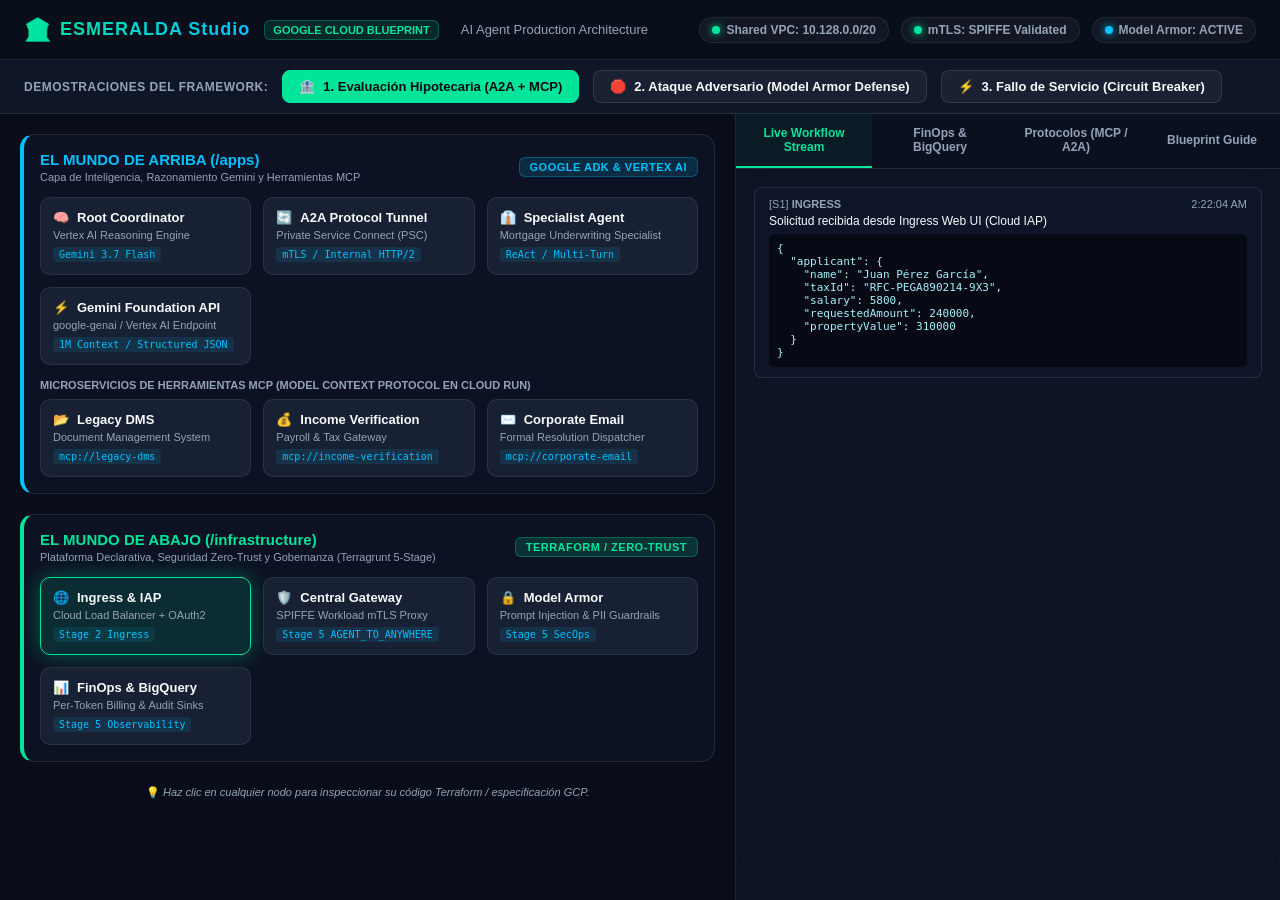
<file: esmeralda.html>
<!DOCTYPE html>
<html lang="es">
<head>
    <meta charset="UTF-8">
    <meta name="viewport" content="width=device-width, initial-scale=1.0">
    <title>ESMERALDA Studio - Enterprise AI Agent Architecture Explorer</title>
    <link rel="stylesheet" href="css/esmeralda.css">
</head>
<body>
    <!-- Top Navigation Bar -->
    <header class="app-bar">
        <div class="brand-section">
            <div class="brand-logo">
                <span style="font-size: 22px;">🏛️</span>
                <span>ESMERALDA Studio</span>
            </div>
            <span class="brand-badge">Google Cloud Blueprint</span>
            <span style="font-size: 13px; color: var(--text-secondary); margin-left: 8px;">
                AI Agent Production Architecture
            </span>
        </div>

        <div class="system-status-pills">
            <div class="status-pill">
                <div class="status-dot"></div>
                <span>Shared VPC: 10.128.0.0/20</span>
            </div>
            <div class="status-pill">
                <div class="status-dot"></div>
                <span>mTLS: SPIFFE Validated</span>
            </div>
            <div class="status-pill">
                <div class="status-dot" style="background: #00c1ff; box-shadow: 0 0 8px #00c1ff;"></div>
                <span>Model Armor: ACTIVE</span>
            </div>
        </div>
    </header>

    <!-- Interactive Scenarios Bar -->
    <section class="scenario-bar">
        <span class="scenario-title">Demostraciones del Framework:</span>
        <button id="btn-scenario-mortgage" class="scenario-btn active">
            <span>🏦</span>
            <span>1. Evaluación Hipotecaria (A2A + MCP)</span>
        </button>
        <button id="btn-scenario-adversarial" class="scenario-btn danger">
            <span>🛑</span>
            <span>2. Ataque Adversario (Model Armor Defense)</span>
        </button>
        <button id="btn-scenario-circuit" class="scenario-btn">
            <span>⚡</span>
            <span>3. Fallo de Servicio (Circuit Breaker)</span>
        </button>
    </section>

    <!-- Main Workspace Split -->
    <main class="main-workspace">
        <!-- LEFT: Interactive Topology Map -->
        <section class="topology-panel">
            <!-- The World Above (/apps) -->
            <div class="world-zone world-above">
                <div class="zone-header">
                    <div>
                        <strong style="color: var(--vertex-cyan); font-size: 15px;">EL MUNDO DE ARRIBA (/apps)</strong>
                        <div style="font-size: 11px; color: var(--text-secondary); margin-top: 2px;">
                            Capa de Inteligencia, Razonamiento Gemini y Herramientas MCP
                        </div>
                    </div>
                    <span class="zone-badge badge-above">Google ADK & Vertex AI</span>
                </div>

                <div class="nodes-grid">
                    <!-- Root Agent -->
                    <div class="arch-node" data-node-id="root-agent">
                        <div class="node-title">
                            <span>🧠</span>
                            <span>Root Coordinator</span>
                        </div>
                        <div class="node-subtitle">Vertex AI Reasoning Engine</div>
                        <div class="node-tech-tag">Gemini 3.7 Flash</div>
                    </div>

                    <!-- A2A Protocol Tunnel -->
                    <div class="arch-node" data-node-id="a2a-protocol">
                        <div class="node-title">
                            <span>🔄</span>
                            <span>A2A Protocol Tunnel</span>
                        </div>
                        <div class="node-subtitle">Private Service Connect (PSC)</div>
                        <div class="node-tech-tag">mTLS / Internal HTTP/2</div>
                    </div>

                    <!-- Mortgage Specialist -->
                    <div class="arch-node" data-node-id="specialist-agent">
                        <div class="node-title">
                            <span>👔</span>
                            <span>Specialist Agent</span>
                        </div>
                        <div class="node-subtitle">Mortgage Underwriting Specialist</div>
                        <div class="node-tech-tag">ReAct / Multi-Turn</div>
                    </div>

                    <!-- Gemini Foundation Model -->
                    <div class="arch-node" data-node-id="gemini-model">
                        <div class="node-title">
                            <span>⚡</span>
                            <span>Gemini Foundation API</span>
                        </div>
                        <div class="node-subtitle">google-genai / Vertex AI Endpoint</div>
                        <div class="node-tech-tag">1M Context / Structured JSON</div>
                    </div>
                </div>

                <!-- MCP Tools Microservices Tier -->
                <div style="margin-top: 14px;">
                    <div style="font-size: 11px; font-weight: 700; color: var(--text-secondary); margin-bottom: 8px; text-transform: uppercase;">
                        Microservicios de Herramientas MCP (Model Context Protocol en Cloud Run)
                    </div>
                    <div class="nodes-grid">
                        <div class="arch-node" data-node-id="mcp-dms">
                            <div class="node-title"><span>📂</span><span>Legacy DMS</span></div>
                            <div class="node-subtitle">Document Management System</div>
                            <div class="node-tech-tag">mcp://legacy-dms</div>
                        </div>

                        <div class="arch-node" data-node-id="mcp-income">
                            <div class="node-title"><span>💰</span><span>Income Verification</span></div>
                            <div class="node-subtitle">Payroll & Tax Gateway</div>
                            <div class="node-tech-tag">mcp://income-verification</div>
                        </div>

                        <div class="arch-node" data-node-id="mcp-email">
                            <div class="node-title"><span>✉️</span><span>Corporate Email</span></div>
                            <div class="node-subtitle">Formal Resolution Dispatcher</div>
                            <div class="node-tech-tag">mcp://corporate-email</div>
                        </div>
                    </div>
                </div>
            </div>

            <!-- The World Below (/infrastructure) -->
            <div class="world-zone world-below">
                <div class="zone-header">
                    <div>
                        <strong style="color: var(--emerald); font-size: 15px;">EL MUNDO DE ABAJO (/infrastructure)</strong>
                        <div style="font-size: 11px; color: var(--text-secondary); margin-top: 2px;">
                            Plataforma Declarativa, Seguridad Zero-Trust y Gobernanza (Terragrunt 5-Stage)
                        </div>
                    </div>
                    <span class="zone-badge badge-below">Terraform / Zero-Trust</span>
                </div>

                <div class="nodes-grid">
                    <!-- Client Ingress -->
                    <div class="arch-node" data-node-id="ingress">
                        <div class="node-title"><span>🌐</span><span>Ingress & IAP</span></div>
                        <div class="node-subtitle">Cloud Load Balancer + OAuth2</div>
                        <div class="node-tech-tag">Stage 2 Ingress</div>
                    </div>

                    <!-- Central Agent Gateway -->
                    <div class="arch-node" data-node-id="gateway">
                        <div class="node-title"><span>🛡️</span><span>Central Gateway</span></div>
                        <div class="node-subtitle">SPIFFE Workload mTLS Proxy</div>
                        <div class="node-tech-tag">Stage 5 AGENT_TO_ANYWHERE</div>
                    </div>

                    <!-- Model Armor -->
                    <div class="arch-node" data-node-id="model-armor">
                        <div class="node-title"><span>🔒</span><span>Model Armor</span></div>
                        <div class="node-subtitle">Prompt Injection & PII Guardrails</div>
                        <div class="node-tech-tag">Stage 5 SecOps</div>
                    </div>

                    <!-- FinOps & Telemetry -->
                    <div class="arch-node" data-node-id="finops">
                        <div class="node-title"><span>📊</span><span>FinOps & BigQuery</span></div>
                        <div class="node-subtitle">Per-Token Billing & Audit Sinks</div>
                        <div class="node-tech-tag">Stage 5 Observability</div>
                    </div>
                </div>
            </div>

            <div style="text-align: center; font-size: 11px; color: var(--text-secondary); padding: 4px;">
                💡 <em>Haz clic en cualquier nodo para inspeccionar su código Terraform / especificación GCP.</em>
            </div>
        </section>

        <!-- RIGHT: Console, Logs & Specs -->
        <section class="console-panel">
            <!-- Tabs Navigation -->
            <nav class="tabs-nav">
                <button class="tab-btn active" data-tab="tab-stream">Live Workflow Stream</button>
                <button class="tab-btn" data-tab="tab-finops">FinOps & BigQuery</button>
                <button class="tab-btn" data-tab="tab-protocols">Protocolos (MCP / A2A)</button>
                <button class="tab-btn" data-tab="tab-blueprint">Blueprint Guide</button>
            </nav>

            <!-- Tab 1: Live Event Stream -->
            <div id="tab-stream" class="tab-content active">
                <div class="log-stream" id="log-stream">
                    <!-- Dynamic logs stream in here -->
                </div>
            </div>

            <!-- Tab 2: FinOps & BigQuery -->
            <div id="tab-finops" class="tab-content">
                <div class="finops-summary">
                    <div class="stat-card">
                        <div class="stat-label">Tokens Totales Procesados</div>
                        <div class="stat-val" id="stat-tokens">14,155</div>
                    </div>
                    <div class="stat-card">
                        <div class="stat-label">Gasto Acumulado Estimado</div>
                        <div class="stat-val" id="stat-cost">$0.04518 USD</div>
                    </div>
                </div>

                <div style="font-weight: 700; font-size: 12px; margin-bottom: 8px; color: var(--emerald);">
                    Audit Sink en Tiempo Real: `esmeralda_finops.audit_logs` (BigQuery)
                </div>
                <table class="bq-table">
                    <thead>
                        <tr>
                            <th>TIMESTAMP</th>
                            <th>ETAPA</th>
                            <th>COMPONENTE</th>
                            <th>MENSAJE / PAYLOAD</th>
                            <th>ESTADO</th>
                        </tr>
                    </thead>
                    <tbody id="bq-table-body">
                        <!-- Populated dynamically -->
                    </tbody>
                </table>
            </div>

            <!-- Tab 3: Protocol Inspector -->
            <div id="tab-protocols" class="tab-content">
                <div style="margin-bottom: 14px;">
                    <h4 style="color: var(--vertex-cyan); font-size: 13px; margin-bottom: 6px;">Protocolo MCP (Model Context Protocol - JSON-RPC 2.0)</h4>
                    <p style="font-size: 12px; color: var(--text-secondary); margin-bottom: 8px;">
                        Los agentes se comunican con microservicios externos mediante contratos abiertos estandarizados por Anthropic y soportados por Google Cloud:
                    </p>
                    <pre class="log-payload">{
  "jsonrpc": "2.0",
  "method": "tools/call",
  "params": {
    "name": "verify_payroll",
    "arguments": {
      "taxIdMasked": "RFC-PEGA******-***",
      "declaredSalary": 5800
    }
  },
  "id": "mcp_call_001"
}</pre>
                </div>

                <div>
                    <h4 style="color: var(--emerald); font-size: 13px; margin-bottom: 6px;">Protocolo A2A (Agent-to-Agent Bus)</h4>
                    <p style="font-size: 12px; color: var(--text-secondary); margin-bottom: 8px;">
                        Transmisión de delegación de metas entre el Coordinador Raíz y el Especialista con identidad criptográfica:
                    </p>
                    <pre class="log-payload">{
  "envelope": {
    "version": "1.2",
    "spiffe_sender": "spiffe://esmeralda.gcp/ns/workloads/sa/root-agent",
    "spiffe_recipient": "spiffe://esmeralda.gcp/ns/workloads/sa/mortgage-specialist",
    "correlation_id": "a2a_req_7489f30"
  },
  "payload": {
    "goal": "EVALUATE_MORTGAGE_APPLICATION",
    "requested_amount": 240000,
    "property_valuation": 310000
  }
}</pre>
                </div>
            </div>

            <!-- Tab 4: Blueprint Architecture Guide -->
            <div id="tab-blueprint" class="tab-content">
                <div style="line-height: 1.6; font-size: 13px; color: #cbd5e1;">
                    <h3 style="color: var(--emerald); font-size: 16px; margin-bottom: 10px;">Progresión de 5 Etapas de Terragrunt en ESMERALDA</h3>
                    
                    <p style="margin-bottom: 12px;">
                        Para garantizar aislamiento estricto y despliegues sin interrupciones, el repositorio organiza la infraestructura de Google Cloud en 5 etapas secuenciales:
                    </p>

                    <ol style="margin-left: 20px; margin-bottom: 16px;">
                        <li style="margin-bottom: 8px;"><strong>Stage 1 (Projects):</strong> Creación de proyectos aislados para Ingress, Redes, Cargas de trabajo y Gobernanza.</li>
                        <li style="margin-bottom: 8px;"><strong>Stage 2 (Networking):</strong> Despliegue de Shared VPC, subredes privadas y Private Service Connect (PSC).</li>
                        <li style="margin-bottom: 8px;"><strong>Stage 3 (Security & KMS):</strong> Llaves CMEK administradas por el cliente, Secret Manager y cuentas de servicio mínimas.</li>
                        <li style="margin-bottom: 8px;"><strong>Stage 4 (Workloads):</strong> Reasoning Engines en Vertex AI y microservicios de herramientas en Cloud Run.</li>
                        <li style="margin-bottom: 8px;"><strong>Stage 5 (Governance):</strong> Central Agent Gateway, Model Armor, sinks de auditoría en BigQuery y tableros FinOps.</li>
                    </ol>

                    <div style="background: rgba(0, 229, 153, 0.08); border: 1px solid var(--emerald); border-radius: 8px; padding: 12px;">
                        <strong>Principio Hermético:</strong> <em>"Lo que está abajo es como lo que está arriba"</em>. Los ingenieros de IA en <code>/apps</code> construyen agentes rápidos con el Google ADK sin preocuparse por la nube, mientras los ingenieros de plataforma en <code>/infrastructure</code> garantizan seguridad de grado bancario.
                    </div>
                </div>
            </div>
        </section>
    </main>

    <!-- Architecture Specification Modal -->
    <div id="spec-modal" class="modal-overlay">
        <div class="spec-modal-box">
            <h3 id="modal-title" class="spec-title">Detalle del Nodo</h3>
            <p id="modal-desc" class="spec-desc">Descripción técnica del componente.</p>
            <pre id="modal-code" class="spec-code"></pre>
            <button id="btn-close-modal" class="btn-close">Cerrar</button>
        </div>
    </div>

    <!-- Scripts -->
    <script src="js/esmeralda-core.js"></script>
    <script src="js/esmeralda-ui.js"></script>
</body>
</html>
</file>
<file: css/esmeralda.css>
/**
 * ESMERALDA Studio - Enterprise Google Cloud & Vertex AI Console UI
 */

:root {
    --bg-dark: #070b14;
    --bg-panel: rgba(15, 23, 42, 0.82);
    --border-color: rgba(255, 255, 255, 0.1);
    --emerald: #00e599;
    --emerald-glow: rgba(0, 229, 153, 0.35);
    --vertex-cyan: #00c1ff;
    --gcp-blue: #4285f4;
    --danger-red: #ff453a;
    --danger-glow: rgba(255, 69, 58, 0.4);
    --warn-amber: #ffb300;
    --text-primary: #f8fafc;
    --text-secondary: #94a3b8;
    --font-mono: "SF Mono", Monaco, "Cascadia Code", Consolas, monospace;
}

* {
    box-sizing: border-box;
    margin: 0;
    padding: 0;
    font-family: -apple-system, BlinkMacSystemFont, "Segoe UI", Roboto, Helvetica, Arial, sans-serif;
}

body {
    background-color: var(--bg-dark);
    color: var(--text-primary);
    overflow: hidden;
    height: 100vh;
    display: flex;
    flex-direction: column;
}

/* =========================================================================
   TOP APP BAR / NAVBAR
   ========================================================================= */
header.app-bar {
    height: 60px;
    background: rgba(10, 15, 28, 0.95);
    backdrop-filter: blur(16px);
    border-bottom: 1px solid var(--border-color);
    display: flex;
    align-items: center;
    justify-content: space-between;
    padding: 0 24px;
    z-index: 50;
}

.brand-section {
    display: flex;
    align-items: center;
    gap: 14px;
}

.brand-logo {
    display: flex;
    align-items: center;
    gap: 8px;
    font-weight: 900;
    font-size: 18px;
    letter-spacing: 1px;
    background: linear-gradient(90deg, var(--emerald), var(--vertex-cyan));
    -webkit-background-clip: text;
    -webkit-text-fill-color: transparent;
}

.brand-badge {
    background: rgba(0, 229, 153, 0.12);
    border: 1px solid rgba(0, 229, 153, 0.3);
    color: var(--emerald);
    font-size: 11px;
    font-weight: 700;
    padding: 3px 8px;
    border-radius: 6px;
    text-transform: uppercase;
}

.system-status-pills {
    display: flex;
    gap: 12px;
}

.status-pill {
    display: flex;
    align-items: center;
    gap: 6px;
    font-size: 12px;
    font-weight: 600;
    color: var(--text-secondary);
    background: rgba(255, 255, 255, 0.04);
    padding: 5px 12px;
    border-radius: 20px;
    border: 1px solid rgba(255, 255, 255, 0.08);
}

.status-dot {
    width: 8px;
    height: 8px;
    border-radius: 50%;
    background: var(--emerald);
    box-shadow: 0 0 8px var(--emerald);
}

/* =========================================================================
   SCENARIO ACTION BAR
   ========================================================================= */
.scenario-bar {
    background: rgba(15, 23, 42, 0.95);
    border-bottom: 1px solid var(--border-color);
    padding: 10px 24px;
    display: flex;
    align-items: center;
    gap: 14px;
}

.scenario-title {
    font-size: 12px;
    font-weight: 700;
    color: var(--text-secondary);
    text-transform: uppercase;
    letter-spacing: 0.5px;
}

.scenario-btn {
    background: rgba(255, 255, 255, 0.05);
    border: 1px solid var(--border-color);
    color: var(--text-primary);
    padding: 8px 16px;
    border-radius: 8px;
    font-size: 13px;
    font-weight: 600;
    cursor: pointer;
    transition: all 0.2s ease;
    display: flex;
    align-items: center;
    gap: 8px;
}

.scenario-btn:hover {
    background: rgba(0, 229, 153, 0.15);
    border-color: var(--emerald);
    color: #ffffff;
    box-shadow: 0 0 12px var(--emerald-glow);
}

.scenario-btn.active {
    background: var(--emerald);
    color: #070b14;
    font-weight: 800;
    border-color: var(--emerald);
}

.scenario-btn.danger:hover {
    background: rgba(255, 69, 58, 0.2);
    border-color: var(--danger-red);
    box-shadow: 0 0 12px var(--danger-glow);
}

/* =========================================================================
   MAIN WORKSPACE SPLIT (Topology Left | Console Right)
   ========================================================================= */
.main-workspace {
    flex: 1;
    display: grid;
    grid-template-columns: 1.15fr 0.85fr;
    overflow: hidden;
}

/* =========================================================================
   LEFT: INTERACTIVE ARCHITECTURE TOPOLOGY MAP
   ========================================================================= */
.topology-panel {
    background: #080d19;
    border-right: 1px solid var(--border-color);
    padding: 20px;
    overflow-y: auto;
    position: relative;
    display: flex;
    flex-direction: column;
    gap: 20px;
}

.world-zone {
    background: rgba(15, 23, 42, 0.6);
    border: 1px solid var(--border-color);
    border-radius: 14px;
    padding: 16px;
    position: relative;
}

.world-zone.world-above {
    border-left: 4px solid var(--vertex-cyan);
}

.world-zone.world-below {
    border-left: 4px solid var(--emerald);
}

.zone-header {
    display: flex;
    justify-content: space-between;
    align-items: center;
    margin-bottom: 14px;
}

.zone-badge {
    font-size: 11px;
    font-weight: 800;
    letter-spacing: 0.5px;
    padding: 3px 10px;
    border-radius: 6px;
    text-transform: uppercase;
}

.badge-above {
    background: rgba(0, 193, 255, 0.15);
    color: var(--vertex-cyan);
    border: 1px solid rgba(0, 193, 255, 0.3);
}

.badge-below {
    background: rgba(0, 229, 153, 0.15);
    color: var(--emerald);
    border: 1px solid rgba(0, 229, 153, 0.3);
}

/* Grid of Architectural Nodes */
.nodes-grid {
    display: grid;
    grid-template-columns: repeat(auto-fit, minmax(200px, 1fr));
    gap: 12px;
}

.arch-node {
    background: rgba(30, 41, 59, 0.7);
    border: 1px solid rgba(255, 255, 255, 0.08);
    border-radius: 10px;
    padding: 12px;
    cursor: pointer;
    transition: all 0.25s cubic-bezier(0.4, 0, 0.2, 1);
    position: relative;
    overflow: hidden;
}

.arch-node:hover {
    transform: translateY(-2px);
    border-color: rgba(255, 255, 255, 0.3);
    background: rgba(30, 41, 59, 0.95);
    box-shadow: 0 6px 20px rgba(0, 0, 0, 0.4);
}

.arch-node.active {
    border-color: var(--emerald);
    box-shadow: 0 0 20px var(--emerald-glow);
    background: rgba(0, 229, 153, 0.12);
}

.arch-node.blocked {
    border-color: var(--danger-red);
    box-shadow: 0 0 25px var(--danger-glow);
    background: rgba(255, 69, 58, 0.15);
    animation: shake 0.4s ease;
}

.arch-node.failed {
    border-color: var(--warn-amber);
    box-shadow: 0 0 15px rgba(255, 179, 0, 0.4);
}

.node-title {
    font-size: 13px;
    font-weight: 700;
    color: var(--text-primary);
    display: flex;
    align-items: center;
    gap: 8px;
    margin-bottom: 4px;
}

.node-subtitle {
    font-size: 11px;
    color: var(--text-secondary);
}

.node-tech-tag {
    font-size: 10px;
    font-family: var(--font-mono);
    color: var(--vertex-cyan);
    margin-top: 6px;
    display: inline-block;
    background: rgba(0, 193, 255, 0.1);
    padding: 2px 6px;
    border-radius: 4px;
}

/* =========================================================================
   RIGHT: CONSOLE & INSPECTOR PANELS
   ========================================================================= */
.console-panel {
    background: var(--bg-panel);
    backdrop-filter: blur(20px);
    display: flex;
    flex-direction: column;
    overflow: hidden;
}

.tabs-nav {
    display: flex;
    border-bottom: 1px solid var(--border-color);
    background: rgba(10, 15, 28, 0.6);
}

.tab-btn {
    flex: 1;
    padding: 12px 14px;
    background: none;
    border: none;
    color: var(--text-secondary);
    font-size: 12px;
    font-weight: 700;
    cursor: pointer;
    border-bottom: 2px solid transparent;
    transition: all 0.2s;
    text-align: center;
}

.tab-btn:hover {
    color: var(--text-primary);
}

.tab-btn.active {
    color: var(--emerald);
    border-bottom-color: var(--emerald);
    background: rgba(0, 229, 153, 0.05);
}

.tab-content {
    flex: 1;
    overflow-y: auto;
    padding: 18px;
    display: none;
}

.tab-content.active {
    display: block;
}

/* Log Stream View */
.log-stream {
    display: flex;
    flex-direction: column;
    gap: 8px;
}

.log-entry {
    background: rgba(15, 23, 42, 0.9);
    border: 1px solid var(--border-color);
    border-radius: 8px;
    padding: 10px 14px;
    font-size: 12px;
    transition: transform 0.2s;
    animation: fadeIn 0.3s ease;
}

.log-entry.error {
    border-color: var(--danger-red);
    background: rgba(255, 69, 58, 0.08);
}

.log-entry.warn {
    border-color: var(--warn-amber);
    background: rgba(255, 179, 0, 0.08);
}

.log-meta {
    display: flex;
    justify-content: space-between;
    color: var(--text-secondary);
    font-size: 11px;
    font-family: var(--font-mono);
    margin-bottom: 4px;
}

.log-payload {
    background: rgba(0, 0, 0, 0.5);
    border-radius: 6px;
    padding: 8px;
    margin-top: 6px;
    font-family: var(--font-mono);
    font-size: 11px;
    color: #a5f3fc;
    white-space: pre-wrap;
    word-break: break-all;
}

/* FinOps Stats Cards */
.finops-summary {
    display: grid;
    grid-template-columns: repeat(2, 1fr);
    gap: 12px;
    margin-bottom: 18px;
}

.stat-card {
    background: rgba(30, 41, 59, 0.6);
    border: 1px solid var(--border-color);
    border-radius: 10px;
    padding: 14px;
}

.stat-label {
    font-size: 11px;
    color: var(--text-secondary);
    text-transform: uppercase;
    font-weight: 700;
}

.stat-val {
    font-size: 22px;
    font-weight: 900;
    color: var(--emerald);
    margin-top: 4px;
    font-family: var(--font-mono);
}

/* BigQuery Telemetry Table */
.bq-table {
    width: 100%;
    border-collapse: collapse;
    font-size: 11px;
    font-family: var(--font-mono);
    margin-top: 10px;
}

.bq-table th {
    background: rgba(255, 255, 255, 0.06);
    color: var(--text-secondary);
    text-align: left;
    padding: 8px 10px;
    border-bottom: 1px solid var(--border-color);
}

.bq-table td {
    padding: 8px 10px;
    border-bottom: 1px solid rgba(255, 255, 255, 0.04);
    color: #e2e8f0;
}

/* Architecture Spec Modal */
.modal-overlay {
    position: fixed;
    top: 0;
    left: 0;
    width: 100%;
    height: 100%;
    background: rgba(0, 0, 0, 0.75);
    backdrop-filter: blur(12px);
    display: flex;
    justify-content: center;
    align-items: center;
    z-index: 100;
    opacity: 0;
    pointer-events: none;
    transition: opacity 0.2s;
}

.modal-overlay.active {
    opacity: 1;
    pointer-events: auto;
}

.spec-modal-box {
    background: #0f172a;
    border: 1px solid var(--emerald);
    border-radius: 16px;
    padding: 28px;
    max-width: 600px;
    width: 90%;
    box-shadow: 0 20px 60px rgba(0, 229, 153, 0.3);
}

.spec-title {
    font-size: 20px;
    font-weight: 800;
    margin-bottom: 6px;
    color: var(--emerald);
}

.spec-desc {
    color: var(--text-secondary);
    font-size: 13px;
    margin-bottom: 16px;
    line-height: 1.5;
}

.spec-code {
    background: #030712;
    border: 1px solid var(--border-color);
    padding: 12px;
    border-radius: 8px;
    font-family: var(--font-mono);
    font-size: 12px;
    color: #7dd3fc;
    white-space: pre-wrap;
    max-height: 250px;
    overflow-y: auto;
}

.btn-close {
    margin-top: 18px;
    padding: 10px 20px;
    background: var(--emerald);
    color: #000;
    font-weight: 800;
    border: none;
    border-radius: 8px;
    cursor: pointer;
    float: right;
}

@keyframes fadeIn {
    from { opacity: 0; transform: translateY(-4px); }
    to { opacity: 1; transform: translateY(0); }
}

@keyframes shake {
    0%, 100% { transform: translateX(0); }
    20%, 60% { transform: translateX(-6px); }
    40%, 80% { transform: translateX(6px); }
}
</file>
